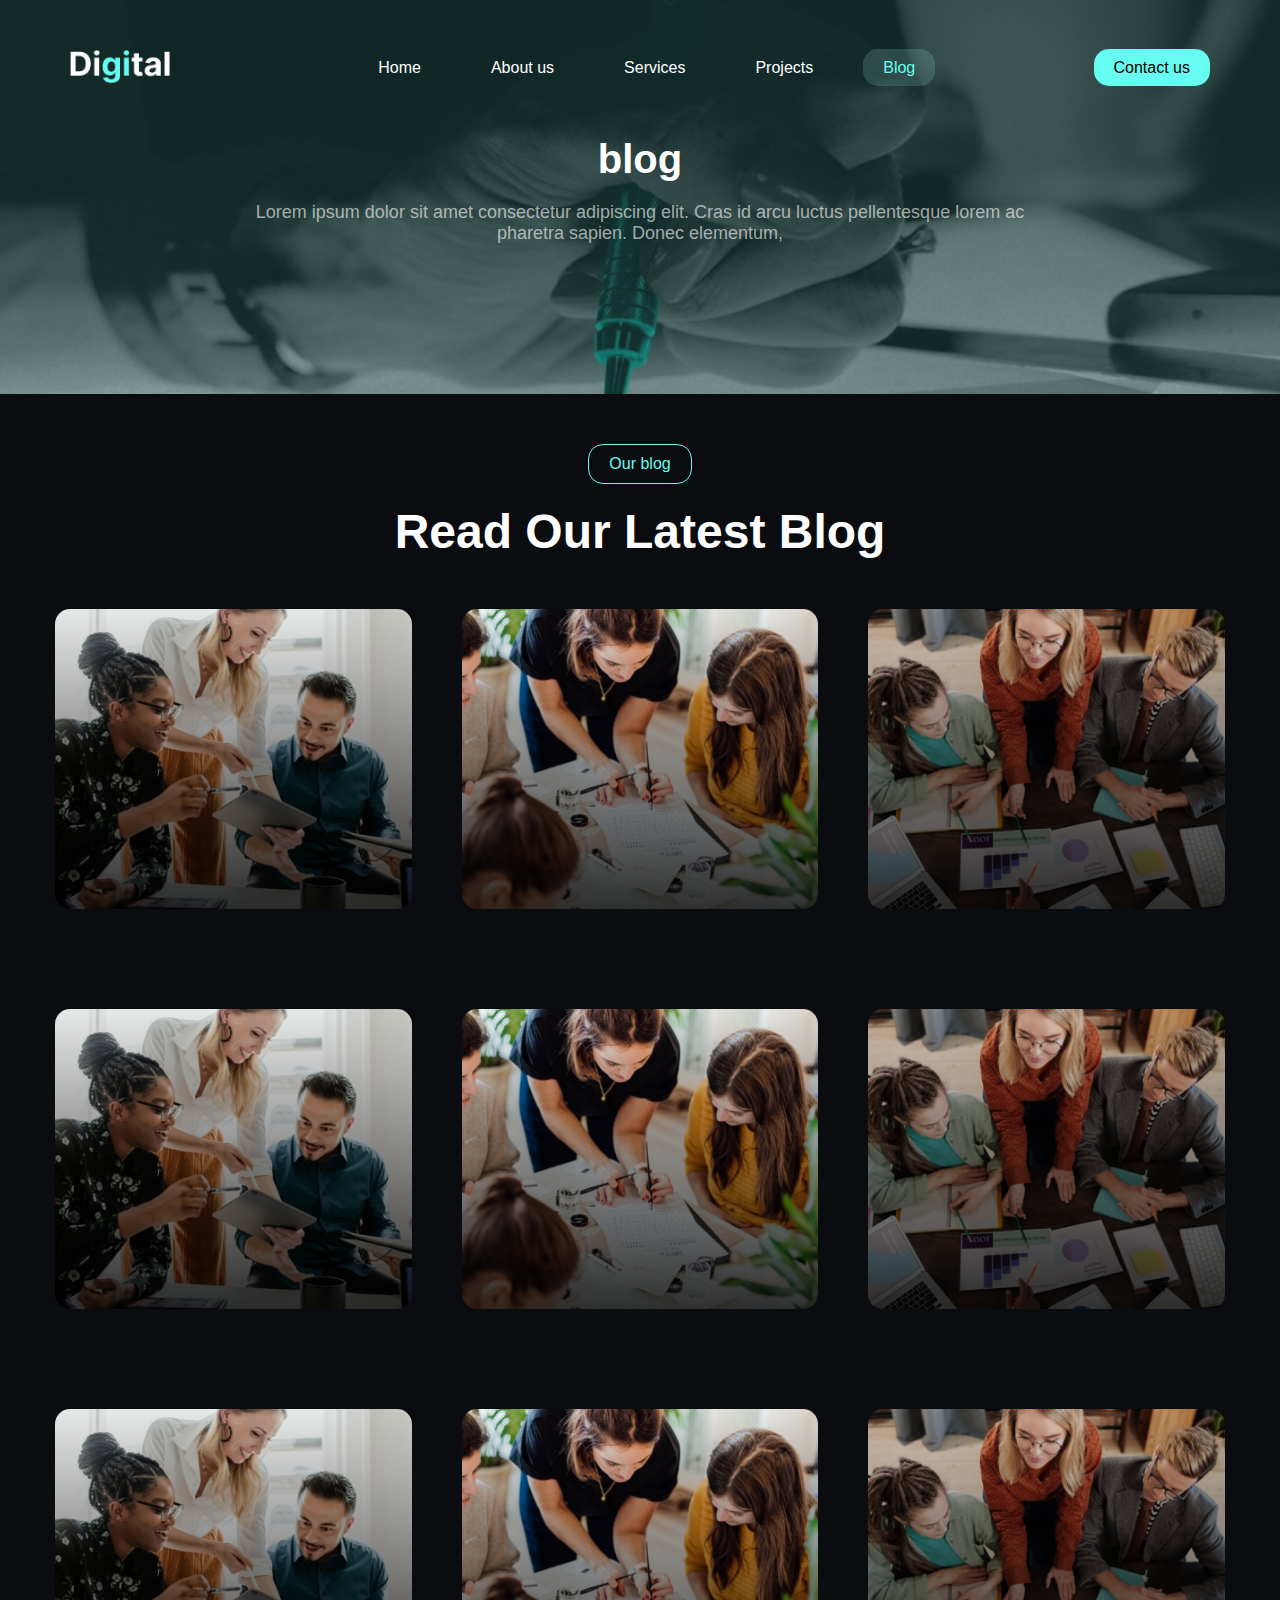
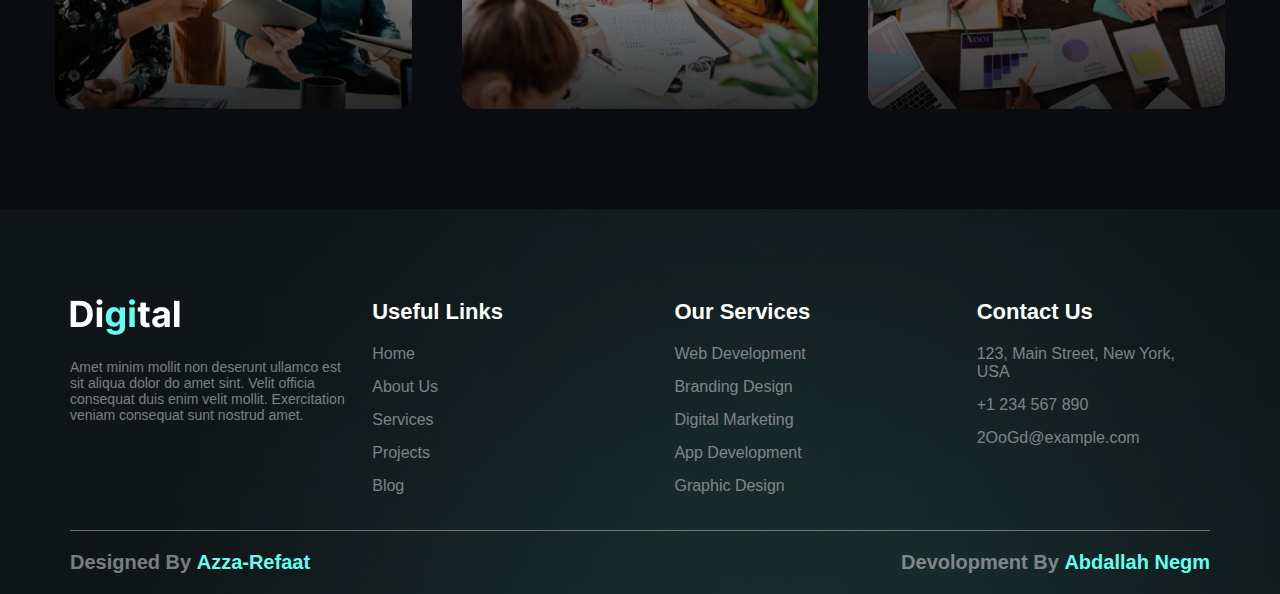
<file: blog.html>
<!DOCTYPE html>
<html lang="en">
<head>
    <meta charset="UTF-8">
    <meta name="viewport" content="width=device-width, initial-scale=1.0">
    <link rel="stylesheet" href="css/owl.theme.default.css">
    <link rel="stylesheet" href="css/owl.carousel.min.css">
    <link rel="preload" as="style" onload="this.onload=null;this.rel='stylesheet'" href="css/index.css">
    <link rel="preload" as="style" onload="this.onload=null;this.rel='stylesheet'" href="css/about.css">
    <title>blog</title>
</head>
<body>
        <!-- start header  -->
        <header>
            <div class="container">
                <div class="logo">
                    <a href="index.html"><img src="images/Digital.png" alt=""></a>
                </div>
                <nav>
                    <ul class="items">
                        <li><a href="index.html" >Home</a></li>
                        <li><a href="about.html">About us</a></li>
                        <li><a href="servives.html">Services</a></li>
                        <li><a href="projects.html">Projects</a></li>
                        <li><a href="blog.html" class="active">Blog</a></li>
                    </ul>
                </nav>
                <div class="contact">
                    <a href="contact.html">Contact us</a>
                </div>
                <div class="bar" id="bar">
                    <i class="fa-solid fa-bars-staggered"></i>
                </div>
            </div>
        </header>
        <!-- end header  -->
        <div class="mobile-menu">
            <ul class="items1" id="mobile-menu">
                <li><a href="index.html" class="active">Home</a></li>
                <li><a href="about.html">About us</a></li>
                <li><a href="servives.html">Services</a></li>
                <li><a href="projects.html">Projects</a></li>
                <li><a href="blog.html">Blog</a></li>
            </ul>
        </div>
    <!-- start hero  -->
    <div class="banner">
        <div class="container">
            <h1>blog</h1>
            <p>
                Lorem ipsum dolor sit amet consectetur adipiscing elit. 
                Cras id arcu luctus pellentesque lorem ac pharetra sapien. Donec elementum, 
            </p>
        </div>
    </div>
    <!-- end hero  --> 
    <!-- start blog  -->
        <div class="blog">
            <div class="container">
                <div class="main-title">
                    <span>Our blog</span>
                    <h1>Read Our Latest Blog</h1>
                </div>
                <div class="cards">
                    <div class="card first">
                        <div class="text">
                            <h5>
                                Could this VR sketching tool be coming of age for designers in the future?
                            </h5>
                            <hr>
                            <p>
                                Lorem ipsum dolor sit amet, consectetur adipiscing elit. Sed ac interdum lorem. 
                                Donec ut lorem malesuada, scelerisque orci in
                            </p>
                        </div>
                    </div>
                    <div class="card second">
                        <div class="text">
                            <h5>
                                Could this VR sketching tool be coming of age for designers in the future?
                            </h5>
                            <hr>
                            <p>
                                Lorem ipsum dolor sit amet, consectetur adipiscing elit. Sed ac interdum lorem. 
                                Donec ut lorem malesuada, scelerisque orci in
                            </p>
                        </div>
                    </div>
                    <div class="card third">
                        <div class="text">
                            <h5>
                                Could this VR sketching tool be coming of age for designers in the future?
                            </h5>
                            <hr>
                            <p>
                                Lorem ipsum dolor sit amet, consectetur adipiscing elit. Sed ac interdum lorem. 
                                Donec ut lorem malesuada, scelerisque orci in
                            </p>
                        </div>
                    </div>
                    <div class="card first">
                        <div class="text">
                            <h5>
                                Could this VR sketching tool be coming of age for designers in the future?
                            </h5>
                            <hr>
                            <p>
                                Lorem ipsum dolor sit amet, consectetur adipiscing elit. Sed ac interdum lorem. 
                                Donec ut lorem malesuada, scelerisque orci in
                            </p>
                        </div>
                    </div>
                    <div class="card second">
                        <div class="text">
                            <h5>
                                Could this VR sketching tool be coming of age for designers in the future?
                            </h5>
                            <hr>
                            <p>
                                Lorem ipsum dolor sit amet, consectetur adipiscing elit. Sed ac interdum lorem. 
                                Donec ut lorem malesuada, scelerisque orci in
                            </p>
                        </div>
                    </div>
                    <div class="card third">
                        <div class="text">
                            <h5>
                                Could this VR sketching tool be coming of age for designers in the future?
                            </h5>
                            <hr>
                            <p>
                                Lorem ipsum dolor sit amet, consectetur adipiscing elit. Sed ac interdum lorem. 
                                Donec ut lorem malesuada, scelerisque orci in
                            </p>
                        </div>
                    </div>
                    <div class="card first">
                        <div class="text">
                            <h5>
                                Could this VR sketching tool be coming of age for designers in the future?
                            </h5>
                            <hr>
                            <p>
                                Lorem ipsum dolor sit amet, consectetur adipiscing elit. Sed ac interdum lorem. 
                                Donec ut lorem malesuada, scelerisque orci in
                            </p>
                        </div>
                    </div>
                    <div class="card second">
                        <div class="text">
                            <h5>
                                Could this VR sketching tool be coming of age for designers in the future?
                            </h5>
                            <hr>
                            <p>
                                Lorem ipsum dolor sit amet, consectetur adipiscing elit. Sed ac interdum lorem. 
                                Donec ut lorem malesuada, scelerisque orci in
                            </p>
                        </div>
                    </div>
                    <div class="card third">
                        <div class="text">
                            <h5>
                                Could this VR sketching tool be coming of age for designers in the future?
                            </h5>
                            <hr>
                            <p>
                                Lorem ipsum dolor sit amet, consectetur adipiscing elit. Sed ac interdum lorem. 
                                Donec ut lorem malesuada, scelerisque orci in
                            </p>
                        </div>
                    </div>
                </div>
        </div>
        </div>
    <!--end blog  -->
       <!-- start footer  -->
       <footer>
        <div class="container">
            <div class="logo">
                <a href="index.html"><img src="images/Digital.png" alt=""></a>
                <p>
                    Amet minim mollit non deserunt ullamco est sit aliqua dolor do amet sint. 
                    Velit officia consequat duis enim velit mollit. 
                    Exercitation veniam consequat sunt nostrud amet.
                </p>
                <div class="social-media">
                    <a href="https://www.facebook.com/profile.php?id=100006969912368" target="_blank"><i class="fa-brands fa-facebook-f"></i></a>
                    <a href="https://www.linkedin.com/in/abdallah-negm-3b1251175/" target="_blank"><i class="fa-brands fa-linkedin"></i></a>
                    <a href="https://www.instagram.com/abdallhnegm/" target="_blank"><i class="fa-brands fa-instagram"></i></a>
                    <a href="https://abdallahnegm.github.io/porto/" target="_blank"><i class="fa-solid fa-globe"></i></a>
                    <a href=""></a>
                </div>
            </div>
            <div class="links">
                <h3>Useful Links</h3>
                <ul>
                    <li><a href="index.html">Home</a></li>
                    <li><a href="about.html">About Us</a></li>
                    <li><a href="servives.html">Services</a></li>
                    <li><a href="projects.html">Projects</a></li>
                    <li><a href="blog.html">Blog</a></li>
                </ul>
            </div>
            <div class="links">
                <h3>Our Services</h3>
                <ul>
                    <li><a href="#">Web Development</a></li>
                    <li><a href="#">Branding Design</a></li>
                    <li><a href="#">Digital Marketing</a></li>
                    <li><a href="#">App Development</a></li>
                    <li><a href="#">Graphic Design</a></li>
                </ul>
            </div>
            <div class="contact">
                <h3>Contact Us</h3>
                <ul>
                    <li><i class="fa-solid fa-location-dot"></i> 123, Main Street, New York, USA</li>
                    <li><i class="fa-solid fa-phone"></i> +1 234 567 890</li>
                    <li><i class="fa-solid fa-envelope"></i> 2OoGd@example.com</li>
                </ul>
            </div>
        </div>
        <div class="container">
            <div class="copyright">
                <h3>
                    designed by <a href="https://www.linkedin.com/in/azza-refaat-2247a3234/" target="_blank">Azza-Refaat</a>
                </h3>
                <h3>
                    devolopment by <a href="https://abdallahnegm.github.io/porto/" target="_blank"> Abdallah Negm</a>
                </h3>
            </div>
        </div>
    </footer>
   <!-- end footer  -->
    <script src="js/index.js"></script>
</body>
</html>
</file>
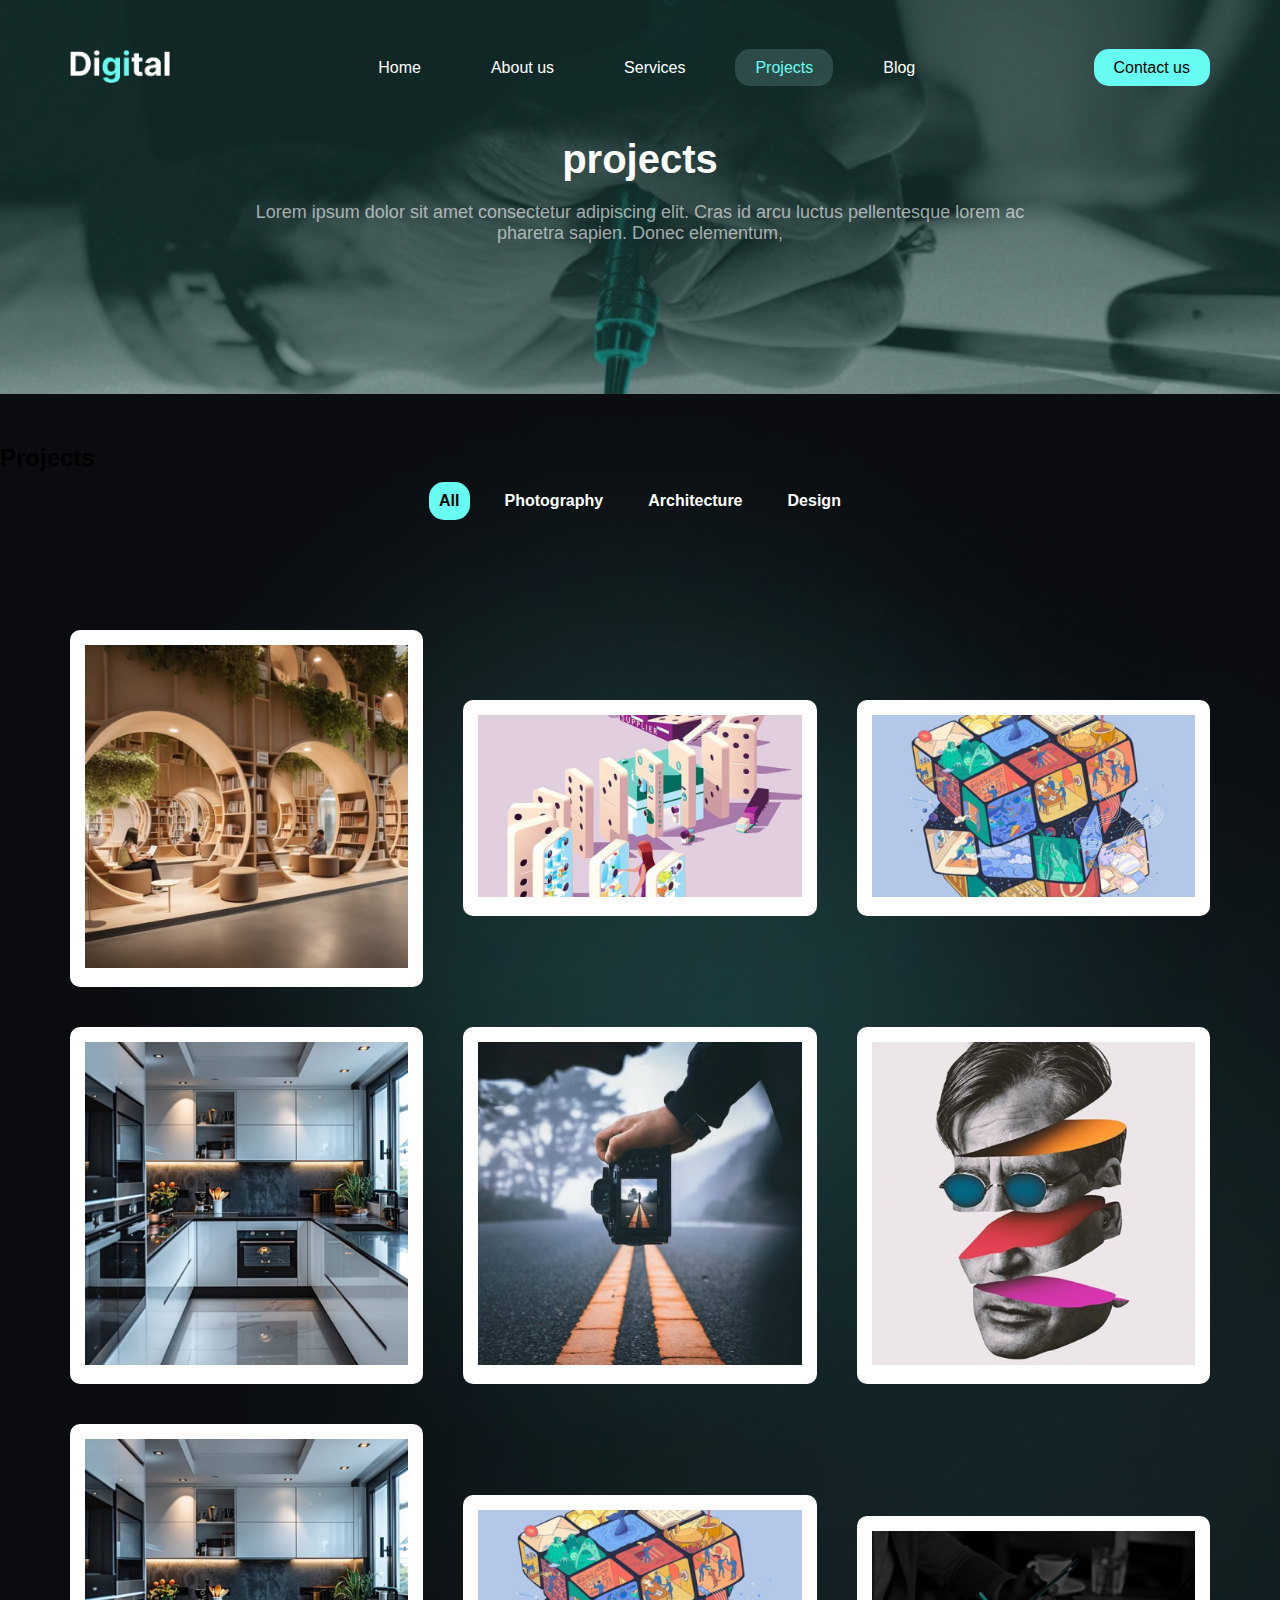
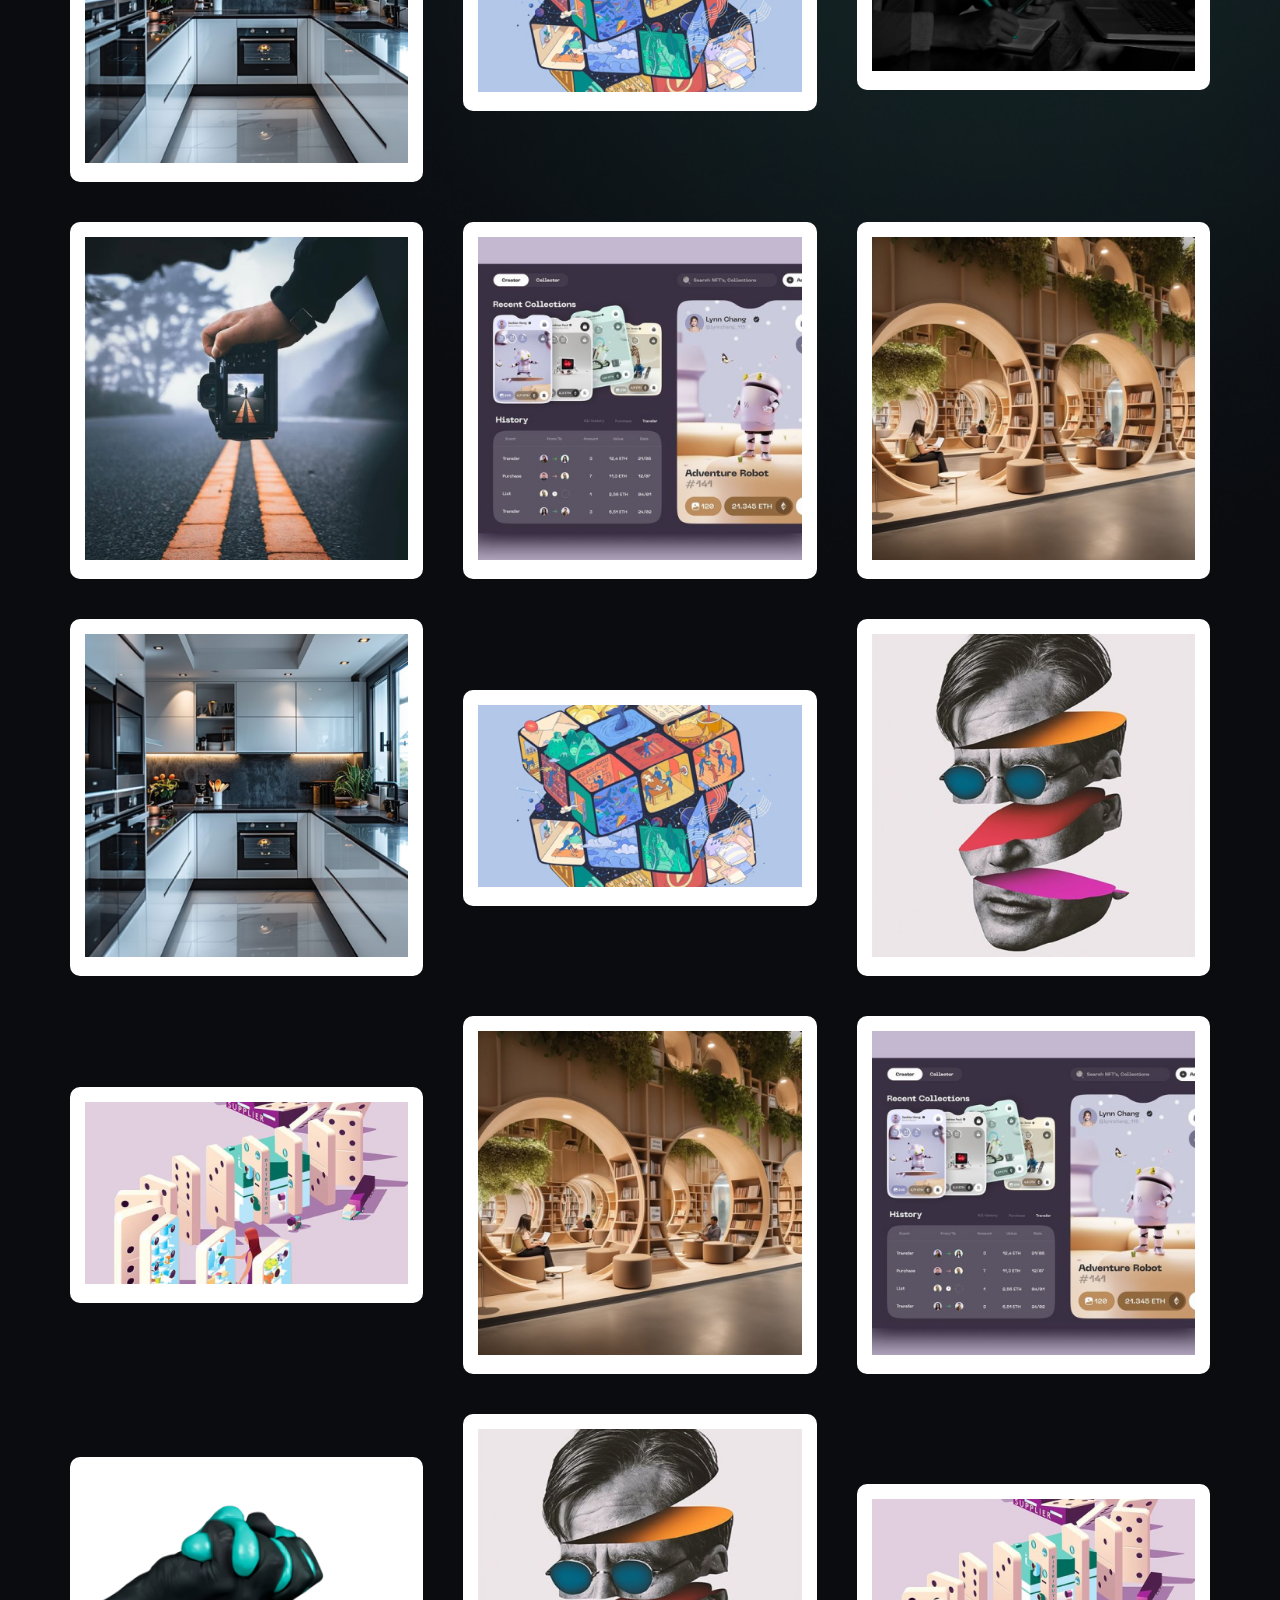
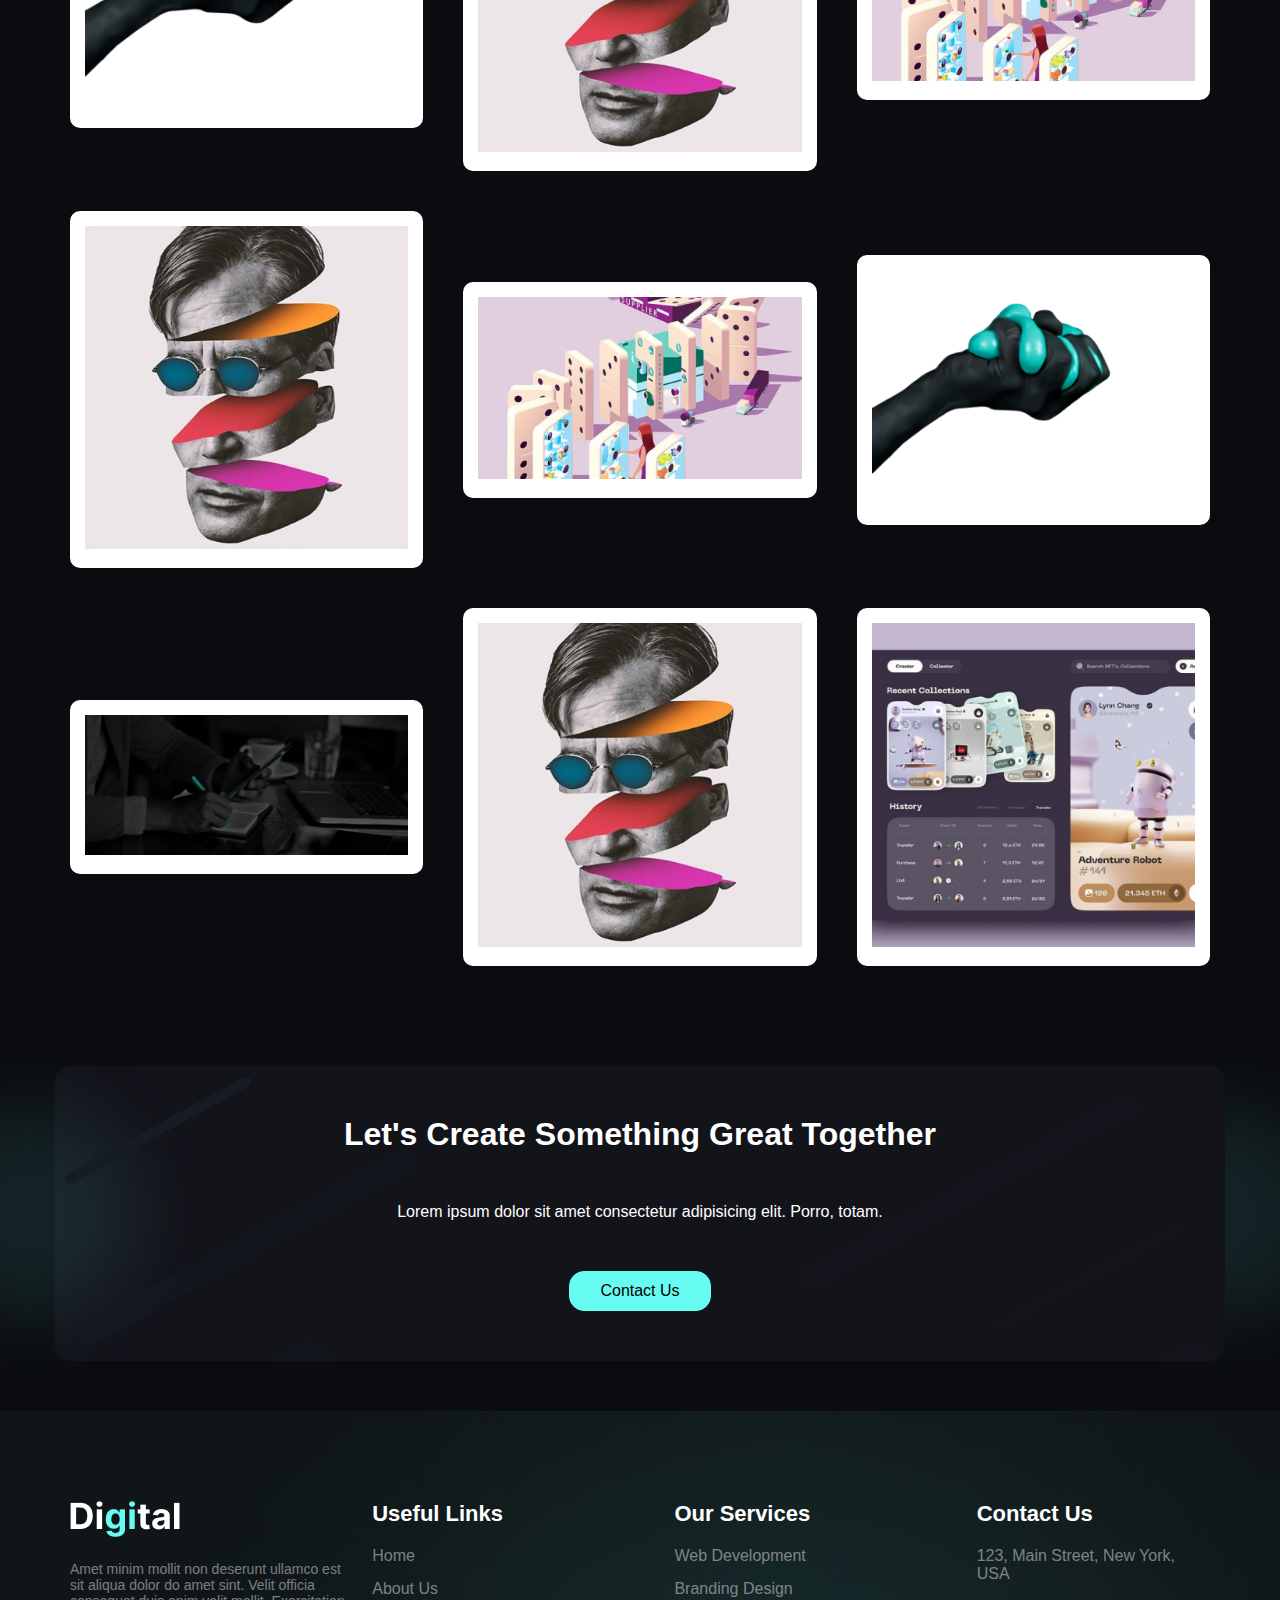
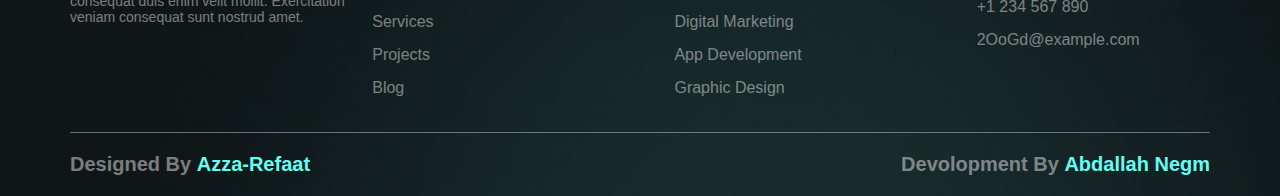
<file: projects.html>
<!DOCTYPE html>
<html lang="en">
<head>
    <meta charset="UTF-8">
    <meta name="viewport" content="width=device-width, initial-scale=1.0">
    <title>projects</title>
    <link rel="preload" as="style" onload="this.onload=null;this.rel='stylesheet'" href="css/index.css">
    <link rel="preload" as="style" onload="this.onload=null;this.rel='stylesheet'" href="css/about.css">
    <link rel="preload" as="style" onload="this.onload=null;this.rel='stylesheet'" href="css/projects.css">
</head>
<body>
            <!-- start header  -->
            <header>
                <div class="container">
                    <div class="logo">
                        <a href="index.html"><img src="images/Digital.png" alt=""></a>
                    </div>
                    <nav>
                        <ul class="items">
                            <li><a href="index.html" >Home</a></li>
                            <li><a href="about.html">About us</a></li>
                            <li><a href="servives.html">Services</a></li>
                            <li><a href="projects.html"  class="active">Projects</a></li>
                            <li><a href="blog.html">Blog</a></li>
                        </ul>
                    </nav>
                    <div class="contact">
                        <a href="contact.html">Contact us</a>
                    </div>
                    <div class="bar" id="bar">
                        <i class="fa-solid fa-bars-staggered"></i>
                    </div>
                </div>
            </header>
            <!-- end header  -->
            <div class="mobile-menu">
                <ul class="items1" id="mobile-menu">
                    <li><a href="index.html" class="active">Home</a></li>
                    <li><a href="about.html">About us</a></li>
                    <li><a href="servives.html">Services</a></li>
                    <li><a href="projects.html">Projects</a></li>
                    <li><a href="blog.html">Blog</a></li>
                </ul>
            </div>
            <!-- start hero  -->
            <div class="banner">
                <div class="container">
                    <h1>projects</h1>
                    <p>
                        Lorem ipsum dolor sit amet consectetur adipiscing elit. 
                        Cras id arcu luctus pellentesque lorem ac pharetra sapien. Donec elementum, 
                    </p>
                </div>
            </div>
            <!-- end hero  -->
                <!-- start Projects-->
        <div class="project" id="project">
            <h2 class="main-title">Projects</h2>
            <ul class="switch">
                <li data-type=".all" class="active">All</li>
                <li data-type=".Photography">Photography</li>
                <li data-type=".Architecture">Architecture</li>
                <li data-type=".Design">Design</li>
            </ul>
            <div class="container">
                <div class="box all Architecture">
                    <img src="images/image11.png" alt="">
                </div>
                <div class="box temb2  all Architecture">
                    <img src="images/image (12).png" alt="">
                </div>
                <div class="box  all Architecture">
                    <img src="images/image (13).png" alt="">
                </div>              
                <div class="box all Architecture">
                    <img src="images/image (14).png" alt="">
                </div>
                <div class="box all Architecture">
                    <img src="images/image (15).png" alt="">
                </div>
                <div class="box  all Architecture">
                    <img src="images/image (16).png" alt="">
                </div>
                <div class="box all Architecture">
                    <img src="images/image (14).png" alt="">
                </div>
                <div class="box all Architecture">
                    <img src="images/image (13).png" alt="">
                </div>
                <div class="box all Architecture">
                    <img src="images/image (10).png" alt="">
                </div>
                <div class="box all Architecture">
                    <img src="images/image (15).png" alt="">
                </div>
                <div class="box all Architecture">
                    <img src="images/image (11).png" alt="">
                </div>
                <div class="box all Architecture">
                    <img src="images/image11.png" alt="">
                </div>
                <div class="box all Architecture">
                    <img src="images/image (14).png" alt="">
                </div>
                <div class="box all Architecture">
                    <img src="images/image (13).png" alt="">
                </div>
                <div class="box all Photography">
                    <img src="images/image (16).png" alt="">
                </div>
                <div class="box all Architecture">
                    <img src="images/image (12).png" alt="">
                </div>
                <div class="box all Photography">
                    <img src="images/image11.png" alt="">
                </div>
                <div class="box all Architecture">
                    <img src="images/image (11).png" alt="">
                </div>
                <div class="box all Photography">
                    <img src="images/image (15) 1.png" alt="">
                </div>
                <div class="box all Design">
                    <img src="images/image (16).png" alt="">
                </div>
                <div class="box all Design">
                    <img src="images/image (12).png" alt="">
                </div>
                <div class="box all Design">
                    <img src="images/image (16).png" alt="">
                </div>
                <div class="box all Design">
                    <img src="images/image (12).png" alt="">
                </div>
                <div class="box all Design">
                    <img src="images/image (15) 1.png" alt="">
                </div>
                <div class="box all Design">
                    <img src="images/image (10).png" alt="">
                </div>
                <div class="box all Design">
                    <img src="images/image (16).png" alt="">
                </div>
                <div class="box all Design">
                    <img src="images/image (11).png" alt="">
                </div>
                </div>
            </div>
        </div>
    <!-- start Projects-->
        <!-- start greate  -->
        <div class="greate">
            <div class="container">
                <div class="text">
                    <h1>Let's Create Something Great Together</h1>
                    <p>Lorem ipsum dolor sit amet consectetur adipisicing elit. Porro, totam.</p>
                    <a href="contact.html" class="btn">Contact Us</a>
                </div>
            </div>
        </div>
    <!-- end greate  -->
       <!-- start footer  -->
       <footer>
        <div class="container">
            <div class="logo">
                <a href="index.html"><img src="images/Digital.png" alt=""></a>
                <p>
                    Amet minim mollit non deserunt ullamco est sit aliqua dolor do amet sint. 
                    Velit officia consequat duis enim velit mollit. 
                    Exercitation veniam consequat sunt nostrud amet.
                </p>
                <div class="social-media">
                    <a href="https://www.facebook.com/profile.php?id=100006969912368" target="_blank"><i class="fa-brands fa-facebook-f"></i></a>
                    <a href="https://www.linkedin.com/in/abdallah-negm-3b1251175/" target="_blank"><i class="fa-brands fa-linkedin"></i></a>
                    <a href="https://www.instagram.com/abdallhnegm/" target="_blank"><i class="fa-brands fa-instagram"></i></a>
                    <a href="https://abdallahnegm.github.io/porto/" target="_blank"><i class="fa-solid fa-globe"></i></a>
                    <a href=""></a>
                </div>
            </div>
            <div class="links">
                <h3>Useful Links</h3>
                <ul>
                    <li><a href="index.html">Home</a></li>
                    <li><a href="about.html">About Us</a></li>
                    <li><a href="servives.html">Services</a></li>
                    <li><a href="projects.html">Projects</a></li>
                    <li><a href="blog.html">Blog</a></li>
                </ul>
            </div>
            <div class="links">
                <h3>Our Services</h3>
                <ul>
                    <li><a href="#">Web Development</a></li>
                    <li><a href="#">Branding Design</a></li>
                    <li><a href="#">Digital Marketing</a></li>
                    <li><a href="#">App Development</a></li>
                    <li><a href="#">Graphic Design</a></li>
                </ul>
            </div>
            <div class="contact">
                <h3>Contact Us</h3>
                <ul>
                    <li><i class="fa-solid fa-location-dot"></i> 123, Main Street, New York, USA</li>
                    <li><i class="fa-solid fa-phone"></i> +1 234 567 890</li>
                    <li><i class="fa-solid fa-envelope"></i> 2OoGd@example.com</li>
                </ul>
            </div>
        </div>
        <div class="container">
            <div class="copyright">
                <h3>
                    designed by <a href="https://www.linkedin.com/in/azza-refaat-2247a3234/" target="_blank">Azza-Refaat</a>
                </h3>
                <h3>
                    devolopment by <a href="https://abdallahnegm.github.io/porto/" target="_blank"> Abdallah Negm</a>
                </h3>
            </div>
        </div>
    </footer>
   <!-- end footer  -->
<script src="js/projects.js"></script>
</body>
</html>
</file>
<file: css/index.css>
/*start global rules*/
* {
    -webkit-box-sizing: border-box;
    -moz-box-sizing: border-box;
    box-sizing: border-box;
    padding: 0;
    margin: 0;
    --primary-color: #66FCF1;
    --main-border-radius:15px;
    --black-color:#000;
    --white-color: #fff;
    --main-tran: 0.5s;
}
  html {
    scroll-behavior: smooth;
  }
  body {
    font-family: "Open Sans", sans-serif;
    font-family: "Work Sans", sans-serif;
    background-color: #0B0C10;
  }
  ul {
    list-style: none;
  }
  a {
    text-decoration: none;
    font-family: "Bakbak One", sans-serif;
  }
  img {
    max-width: 100%;
  }
  h1,
  h2,
  h3,
  h4,
  h5,
  h6 {
    /* font-family: "Bakbak One", sans-serif; */
  }
  .container {
    padding-left: 15px;
    padding-right: 15px;
    margin-left: auto;
    margin-right: auto;
  }
  /* small*/
  @media (min-width: 767px) {
    .container {
      width: 750px;
      /* max-width: 100%; */
    }
  }
  /* maduim*/
  @media (min-width: 992px) {
    .container {
      width: 970px;
    }
  }
  /*large*/
  @media (min-width: 1200px) {
    .container {
      width: 1170px;
    }
  }
  .main-title span{
    color: var(--primary-color);
    border: 1px solid var(--primary-color);
    font-size: 16px;
    padding: 10px 20px ;
    /* margin-bottom: 20px; */
    display: inline-block;
    border-radius: var(--main-border-radius);
    -webkit-border-radius: var(--main-border-radius);
    -moz-border-radius: var(--main-border-radius);
    -ms-border-radius: var(--main-border-radius);
    -o-border-radius: var(--main-border-radius);
}   
.main-title h1{
    font-size: 48px;
    margin: 20px 0;
    color: var(--white-color);
}
@media (max-width:992px) {
    .main-title h1{
        font-size: 26px;
        margin: 20px 0;
    }
    .main-title span{
        font-size: 15px;
        padding: 10px 15px ;
    }
}
/* width */
::-webkit-scrollbar {
    width: 8px;
  }
  
  /* Track */
  ::-webkit-scrollbar-track {
    box-shadow: inset 0 0 5px grey; 
    border-radius: 10px;
  }
   
  /* Handle */
  ::-webkit-scrollbar-thumb {
    background: var(--primary-color); 
    border-radius: 10px;
  }
  
  /* Handle on hover */
  ::-webkit-scrollbar-thumb:hover {
    background: var(--white-color); 
  }
  /*end global rules*/

/* start header  */
header{
    background-color: transparent;
    z-index: 250;
    position: relative;
}

header .container{
    display: flex;
    justify-content: space-between;
    align-items: center;
    padding-top: 50px;

}

header .logo img{
    width: 100px;
}
header .items{
    display: flex;
    justify-content: space-between;
    align-items: center;
}
header .items li{
    margin-left: 30px;
}
header .items li a{
    color: var(--white-color);
    font-size: 16px;
    transition: var(--main-tran);
    -webkit-transition: var(--main-tran);
    -moz-transition: var(--main-tran);
    -ms-transition: var(--main-tran);
    -o-transition: var(--main-tran);
    padding: 10px 20px;
    border-radius:var(--main-border-radius) ;
    -webkit-border-radius:var(--main-border-radius) ;
    -moz-border-radius:var(--main-border-radius) ;
    -ms-border-radius:var(--main-border-radius) ;
    -o-border-radius:var(--main-border-radius) ;
}
header .items li a:hover , header .items li a.active{
    background-color:#BCFFFA29 ;
    color: var(--primary-color);
}
header .contact a{
    background-color: var(--primary-color);
    color: var(--black-color);
    padding: 10px 20px;
    border-radius:var(--main-border-radius) ;
    -webkit-border-radius:var(--main-border-radius) ;
    -moz-border-radius:var(--main-border-radius) ;
    -ms-border-radius:var(--main-border-radius) ;
    -o-border-radius:var(--main-border-radius) ;
    transition: var(--main-tran);
    -webkit-transition: var(--main-tran);
    -moz-transition: var(--main-tran);
    -ms-transition: var(--main-tran);
    -o-transition: var(--main-tran);
}
header .contact a:hover{
    background-color: var(--white-color);
}
@media (max-width:992px) {
    header .items , header .contact{
        display: none;
    }
}

.mobile-menu{
}
.mobile-menu .items1{
    display: flex;
    flex-direction: column;
    gap: 20px;
    align-items: center;
    justify-content: center;
    color: var(--white-color);
    background-color: var(--primary-color);
    position: absolute;
    width: 100%;
    height: 0;
    overflow: hidden;
    transition: var(--main-tran);
    -webkit-transition: var(--main-tran);
    -moz-transition: var(--main-tran);
    -ms-transition: var(--main-tran);
    -o-transition: var(--main-tran);
    z-index: 250;
}
.mobile-menu .items1 a{
    color: var(--black-color);
}
.bar{
    color: var(--primary-color);
    font-size: 32px;
    cursor: pointer;
    display: none;
}
@media (max-width:992px) {
    .bar{
        display: block;
    }
}
.open{
    height: 200px !important;
}
 /* end header  */

 /* start hero  */
 .hero{
     height: 110vh;
     background-image: url("../images/Ellipse\ 2.png");
     background-size: contain;
     background-position: center;
     background-repeat: no-repeat;
     background-color: var(--black-color);
     margin-top: -100px;
     position: relative;
    overflow: hidden;
 }
 .hero::before{
    content: "";
    position: absolute;
    bottom: 50px;
    right: 0;
    width: 40%;
    height: 50%;
    background: url("..//images/kyle-brinker-0vVHYD3PcKo-unsplash_4\ 1\ \(1\).png" )  no-repeat;
    animation: translate-to-left 1.5s linear forwards;
    -webkit-animation: translate-to-left 1.5s linear forwards;
    -moz-animation: translate-to-left 1.5s linear forwards;
    -ms-animation: translate-to-left 1.5s linear forwards;
    -o-animation: translate-to-left 1.5s linear forwards;
}
 .hero::after{
    content: "";
    position: absolute;
    bottom: 50px;
    left: 0;
    width: 100%;
    height: 50%;
    background: url("..//images/image\ \(15\)\ 1.png" )  no-repeat;
    animation: display-anim 2.5s linear forwards;
    -webkit-animation: display-anim 2.5s linear forwards;
    -moz-animation: translate-to-right 1.5s linear forwards;
    -ms-animation: translate-to-right 1.5s linear forwards;
}
@keyframes translate-to-left {
    0%{
        transform: translateX(250px);
        -webkit-transform: translateX(250px);
        -moz-transform: translateX(250px);
        -ms-transform: translateX(250px);
        -o-transform: translateX(250px);
}
    100%{
        transform: translateX(0);
        -webkit-transform: translateX(0);
        -moz-transform: translateX(0);
        -ms-transform: translateX(0);
    }
}
@keyframes display-anim {
    0%{
        opacity: 0;
    }
    100%{
        opacity: 1;
    }
    
}
 .hero .container{
    color: var(--white-color);
}

 .hero .text{
    position: absolute;
    top: 50%;
    z-index: 200;
    left: 50%;
    transform: translate(-50%,-50%);
    -webkit-transform: translate(-50%,-50%);
    -moz-transform: translate(-50%,-50%);
    -ms-transform: translate(-50%,-50%);
    display: flex;
    flex-direction: column;
    justify-content: center;
    align-items: center;
    text-align: center;
    gap: 30px;
}
.hero .text span{
    color: var(--primary-color);
    font-size: 18px;
    border: solid 1px #66FCF180;
    padding: 10px 20px;
    border-radius: var(--main-border-radius);
    -webkit-border-radius: var(--main-border-radius);
    -moz-border-radius: var(--main-border-radius);
    -ms-border-radius: var(--main-border-radius);
    -o-border-radius: var(--main-border-radius);
}
 .hero .text h1{
     font-size: 60px;
 }
 @media (max-width:992px) {
    .hero .text{
        padding-top: 100px;
    }
    .hero .text h1{
        font-size: 40px;
    }
}
.btn{
    background-color: var(--primary-color);
    color: var(--black-color);
    padding: 10px 30px;
    border-radius: var(--main-border-radius);
    -webkit-border-radius: var(--main-border-radius);
    -moz-border-radius: var(--main-border-radius);
    -ms-border-radius: var(--main-border-radius);
    -o-border-radius: var(--main-border-radius);
    transition: var(--main-tran);
    -webkit-transition: var(--main-tran);
    -moz-transition: var(--main-tran);
    -ms-transition: var(--main-tran);
    -o-transition: var(--main-tran);
    border: 1px solid var(--primary-color);
}
.btn:hover{
    background-color: transparent;
    color: var(--white-color);
}
 /* end hero  */
 /* start about us */
.about-us{
    margin-top: 50px;
    position: relative;
    background-image: url("..//images/Ellipse\ 4.png");
    background-size: contain;
    background-repeat: no-repeat;
    background-position: right;
    padding: 50px 0;
    position: relative;
}
.about-us::after{
    content: "";
    position: absolute;
    top: 0;
    left: 0;
    width: 100%;
    height: 100%;
    background:url("..//images/Ellipse\ 3.png") no-repeat; ;
    opacity: 0.8;
}
.about-us .content {
    display: flex;
    justify-content: space-between;
    color: var(--white-color);
    gap: 50px;
}
@media (max-width:992px) {
    .about-us .content{
        flex-direction: column;
    }
}
.about-us .content .left{
    width: 100%;
}
.about-us .card{
    min-height: 200px;
    position: relative;
    margin-bottom: 50px;
    z-index: 500;
}

.about-us .text{
    position: absolute;
    bottom: 20px;
    left: 20px;
    display: flex;
    flex-direction: column;
    gap: 10px;
    height: 0px ;
    overflow: hidden;
    transition: var(--main-tran);
    -webkit-transition: var(--main-tran);
    -moz-transition: var(--main-tran);
    -ms-transition: var(--main-tran);
    -o-transition: var(--main-tran);
}
.about-us .card:hover .text{
    height: 100px !important;
}
.about-us .text h5{
    font-size: 24px;
}
.about-us .text p{
    font-size: 16px;
}
.about-us hr{
    width: 80%;
}
.about-us .first{
    background: url("..//images/Rectangle\ 3.png") no-repeat ;
    background-size: cover;
    border-radius: var(--main-border-radius);
    -webkit-border-radius: var(--main-border-radius);
    -moz-border-radius: var(--main-border-radius);
    -ms-border-radius: var(--main-border-radius);
    -o-border-radius: var(--main-border-radius);
}
.about-us .second{
    background: url("..//images/image.png") no-repeat ;
    background-size: cover;
    border-radius: var(--main-border-radius);
    -webkit-border-radius: var(--main-border-radius);
    -moz-border-radius: var(--main-border-radius);
    -ms-border-radius: var(--main-border-radius);
    -o-border-radius: var(--main-border-radius);
}
.about-us .third{
    background: url("..//images/image\ \(1\).png") no-repeat ;
    background-size: cover;
    margin-top: 50px;
    border-radius: var(--main-border-radius);
    min-height: 300px;
    -webkit-border-radius: var(--main-border-radius);
    -moz-border-radius: var(--main-border-radius);
    -ms-border-radius: var(--main-border-radius);
    -o-border-radius: var(--main-border-radius);
}
 /* end about us */
/* start services  */
.services{
    padding: 50px 0;
    background-image: url("..//images/Ellipse\ 2.png");
    background-size: contain;
    background-repeat: no-repeat;
    background-position: top left;
    position: relative;
}
.services .main-title{
    text-align: center;
}
.services .cards{
    display: grid;
    grid-template-columns: repeat(auto-fill , minmax(300px , 1fr));
    gap: 20px;
    margin-top: 50px;
    color: var(--white-color);
    text-align: center;
}
.services .card{
    display: flex;
    flex-direction: column;
    gap: 30px;
    border: 1px solid #FFFFFF99;
    border-radius: var(--main-border-radius);
    -webkit-border-radius: var(--main-border-radius);
    -moz-border-radius: var(--main-border-radius);
    -ms-border-radius: var(--main-border-radius);
    padding: 20px;
    transition: var(--main-tran);
    -webkit-transition: var(--main-tran);
    -moz-transition: var(--main-tran);
    -ms-transition: var(--main-tran);
    -o-transition: var(--main-tran);
    position: relative;
    overflow: hidden;
}
.services .card:hover{
    border: 1px solid var(--primary-color);
    transform: scale(1.08);
    -webkit-transform: scale(1.08);
    -moz-transform: scale(1.08);
    -ms-transform: scale(1.08);
    -o-transform: scale(1.08);
}
.services .card h2{
    font-size: 24px;
}
.services .card p{
    font-size: 16px;
    color: #FFFFFFCC;
    margin-bottom: 50px;
}
.services .card a{
    font-size: 18px;
    color: var(--primary-color);
    transition: var(--main-tran);
    -webkit-transition: var(--main-tran);
    -moz-transition: var(--main-tran);
    -ms-transition: var(--main-tran);
    -o-transition: var(--main-tran);
    position: absolute;
    bottom: -50px;
    left: 50%;
    width: 100%;
    margin: 50px 0 20px;
    transform: translateX(-50%);
    -webkit-transform: translateX(-50%);
    -moz-transform: translateX(-50%);
    -ms-transform: translateX(-50%);
    -o-transform: translateX(-50%);
}
.services .card a:hover{
    color: var(--white-color);
}
.services .card:hover a{
    bottom: 0;
}
/* end services  */
/* start choose-us  */
.choose-us{
    background-image: url("..//images/Ellipse\ 4.png");
    background-size: contain;
    background-repeat: no-repeat;
    background-position: right;
    padding: 50px 0;
    position: relative;
}
.choose-us .container{
    display: flex;
    justify-content: space-between;
    align-items: center;
    gap: 50px;
    color: var(--white-color);
}
@media (max-width:992px) {
    .choose-us .container{
        flex-direction: column;
        padding: 20px;
    }
    
}
.choose-us .left .boxes .box{
    display: flex;
    align-items: center;
    gap: 20px;
    margin-bottom: 30px;
}
.choose-us .left .boxes .box h3{
    font-size: 24px;
    margin-bottom: 10px;
}
.choose-us .left .boxes .box p{
    font-size: 16px;
    color: #FFFFFFCC;
}
.choose-us .right img{
    width: 100%;
    border-radius: var(--main-border-radius);
    -webkit-border-radius: var(--main-border-radius);
    -moz-border-radius: var(--main-border-radius);
    -ms-border-radius: var(--main-border-radius);
    -o-border-radius: var(--main-border-radius);
    transition: var(--main-tran);
    -webkit-transition: var(--main-tran);
    -moz-transition: var(--main-tran);
    -ms-transition: var(--main-tran);
    -o-transition: var(--main-tran);
}
.choose-us .right img:hover{
    transform: scale(1.05);
    -webkit-transform: scale(1.05);
    -moz-transform: scale(1.05);
    -ms-transform: scale(1.05);
    -o-transform: scale(1.05);
}
/* end choose-us  */
/* start projects  */
.projects{
    padding: 50px 0;
    background-image: url("..//images/Ellipse\ 41.png");
    background-size: contain;
    background-repeat: no-repeat;
    background-position: left ;
    position: relative;
}
.projects .container{
    display: flex;
    justify-content: space-between;
    align-items: center;
    gap: 50px;
    overflow: hidden;
}
@media  (max-width:992px) {
    .projects .container{
        flex-direction: column;
    }
}
.projects .cards{
    width: 50% !important;
}
/* end projects  */
/* start testimonaials  */
.testimonials{
    padding: 50px 0;
    background-image: url("..//images/Ellipse\ 4.png");
    background-size: contain;
    background-repeat: no-repeat;
    background-position: right ;
    position: relative;
}
.testimonials::before{
    content: "";
    position: absolute;
    width: 100%;
    height: 100%;
    top: 0;
    left: 0;
    background-image: url("..//images/Ellipse\ 2.png");
    background-size: contain;
    background-repeat: no-repeat;
    background-position: top left;
    z-index: -1;
}
.testimonials .container{
    display: flex;
    justify-content: space-between;
    align-items: center;
    gap: 50px;
    color: var(--white-color);
    overflow: hidden;
    flex-direction: column;
}
.testimonials .container .main-title{
    text-align: center;
}
.testimonials .container .cards{
    display: grid;
    grid-template-columns: repeat(auto-fill, minmax(300px, 1fr));
    gap: 50px;
    padding: 50px 0;
}
.testimonials .cards .card{
    padding: 20px;
    border: 1px solid #FFFFFF99;
    border-radius: var(--main-border-radius);
    -webkit-border-radius: var(--main-border-radius);
    -moz-border-radius: var(--main-border-radius);
    -ms-border-radius: var(--main-border-radius);
    transition: var(--main-tran);
    -webkit-transition: var(--main-tran);
    -moz-transition: var(--main-tran);
    -ms-transition: var(--main-tran);
    -o-transition: var(--main-tran);
}
.testimonials .cards .card:hover{
    border: 1px solid var(--primary-color);
}
.testimonials .cards .card img{
    max-width: 100%;
}
.testimonials .cards .card .text{
    display: flex;
    flex-direction: column;
    gap: 5px;
}
.testimonials .cards .card .data{
    display: flex;
    align-items: center;
    gap: 20px;
    margin: 10px 0;
}
/* end testimonaials  */
/* start greate  */
.greate{
    padding: 50px 0;
    background-image: url("..//images/Ellipse\ 41.png");
    background-size: contain;
    background-repeat: no-repeat;
    background-position: left ;
    position: relative;
}
.greate::before{
    content: "";
    position: absolute;
    width: 100%;
    height: 100%;
    top: 0;
    left: 0;
    background-image: url("..//images/Ellipse\ 4.png");
    background-size: contain;
    background-repeat: no-repeat;
    background-position: right;
    z-index: -1;
}
.greate .container{
    background: url("..//images/Group\ 16.png") no-repeat;
    background-size: cover;
    position: relative;
}
.greate .container::after{
    content: "";
    position: absolute;
    width: 100%;
    height: 100%;
    top: 0;
    left: 0;
    background-color: #13131A;
    border-radius: var(--main-border-radius);
    z-index: -1;
    -webkit-border-radius: var(--main-border-radius);
    -moz-border-radius: var(--main-border-radius);
    -ms-border-radius: var(--main-border-radius);
    -o-border-radius: var(--main-border-radius);
}
.greate .container .text{
    display: flex;
    justify-content: space-between;
    align-items: center;
    gap: 50px;
    color: var(--white-color);
    flex-direction: column;
    padding: 50px;
    border-radius: var(--main-border-radius);
    -webkit-border-radius: var(--main-border-radius);
    -moz-border-radius: var(--main-border-radius);
    -ms-border-radius: var(--main-border-radius);
    -o-border-radius: var(--main-border-radius);
}
/* end greate  */
/* start our-team  */
.our-team {
    padding: 50px 0;
    color: var(--white-color);
}
.our-team .container .main-title{
    text-align: center;
}
.our-team .container .cards{
    gap: 20px;
    margin-top: 50px;
}
.our-team .cards .card{
    padding: 20px;
    border-radius: var(--main-border-radius);
    -webkit-border-radius: var(--main-border-radius);
    -moz-border-radius: var(--main-border-radius);
    -ms-border-radius: var(--main-border-radius);
    transition: var(--main-tran);
    -webkit-transition: var(--main-tran);
    -moz-transition: var(--main-tran);
    -ms-transition: var(--main-tran);
    -o-transition: var(--main-tran);
}
.our-team .cards .card .img{
    margin-bottom: 20px;
    position: relative;
}
.our-team .cards .card .img::before{
    content: "";
    position: absolute;
    width: 100%;
    height: 90%;
    bottom: 0;
    background: linear-gradient(45deg, #66FCF1 70%, #000 30%);
    opacity: 1;
    transition: var(--main-tran);
    -webkit-transition: var(--main-tran);
    -moz-transition: var(--main-tran);
    -ms-transition: var(--main-tran);
    -o-transition: var(--main-tran);
    z-index: -1;
    border-radius: 30px;
    -webkit-border-radius: 30px;
    -moz-border-radius: 30px;
    -ms-border-radius: 30px;
    -o-border-radius: 30px;
}
.our-team .cards .card:hover .img::before{
    height: 100%;
    opacity: 0.5;
    background: linear-gradient(180deg, #66FCF1 100%, #000 00%);
}
.our-team .cards .card .data{
    display: flex;
    gap: 10px;
    margin: 10px 0;
    flex-direction: column;
}
/* end our-team  */
/* start blog  */
.blog{}
.blog .container{
    padding: 50px 0;
}
.blog .main-title{
    text-align: center;
    margin-bottom: 50px;
}
.blog .cards{
    display: grid;
    grid-template-columns: repeat(auto-fill, minmax(300px, 1fr));
    gap: 50px;
    color: var(--white-color);
}
.blog .card{
    min-height: 300px;
    position: relative;
    margin-bottom: 50px;
    z-index: 500;
}
.blog .text{
    position: absolute;
    bottom: 20px;
    left: 20px;
    display: flex;
    flex-direction: column;
    gap: 10px;
    height: 0px ;
    overflow: hidden;
    transition: var(--main-tran);
    -webkit-transition: var(--main-tran);
    -moz-transition: var(--main-tran);
    -ms-transition: var(--main-tran);
    -o-transition: var(--main-tran);
}
.blog .card:hover .text{
    height: 150px !important;
}
.blog .text h5{
    font-size: 20px;
}
.blog .text p{
    font-size: 16px;
}
.blog hr{
    width: 80%;
}
.blog .first{
    background: url("..//images/image\ \(6\).png") no-repeat ;
    background-size: cover;
    border-radius: var(--main-border-radius);
    -webkit-border-radius: var(--main-border-radius);
    -moz-border-radius: var(--main-border-radius);
    -ms-border-radius: var(--main-border-radius);
    -o-border-radius: var(--main-border-radius);
}
.blog .second{
    background: url("..//images/image\ \(7\).png") no-repeat ;
    background-size: cover;
    border-radius: var(--main-border-radius);
    -webkit-border-radius: var(--main-border-radius);
    -moz-border-radius: var(--main-border-radius);
    -ms-border-radius: var(--main-border-radius);
    -o-border-radius: var(--main-border-radius);
}
.blog .third{
    background: url("..//images/image\ \(8\).png") no-repeat ;
    background-size: cover;
    border-radius: var(--main-border-radius);
    -webkit-border-radius: var(--main-border-radius);
    -moz-border-radius: var(--main-border-radius);
    -ms-border-radius: var(--main-border-radius);
    -o-border-radius: var(--main-border-radius);
}
/* end blog  */
.slider{
    background-color: #101618;
    padding: 50px 0;
}
.slider .container .images{
    gap: 20px;
    margin-top: 50px;
}
.slider .container .images img{
    width: 100px;
    height: 100px;
    object-fit: contain;
}
.slider .container .owl-dots{
    margin: 20px 0 !important;
}
.slider .container .owl-dot.active span{
    background: var(--primary-color);
}
/* end slider  */
/* start footer  */
footer{
    background-color: #101618;
    padding: 90px 0 0px;
    background-image: url("..//images/footer1.png");
    background-repeat: no-repeat;
    background-size: cover;
    background-position: center;
}
footer .container{
    display: flex;
    justify-content: space-between;
    gap: 20px;
    color: #E6E6E682;
}
@media (max-width:992px) {
    footer .container{
        flex-direction: column;
    }
}
footer .container .logo  , footer .container .social-links , footer .container .links{
    
    width: 25%;
}
@media (max-width:992px) {
    footer .container .logo  , footer .container .social-links , footer .container .links{
    width: 100%;
}
}
footer .container .logo p{
    margin: 20px 0;
    font-size: 14px;
}
footer .container .social-media{
    display: flex;
    gap: 20px;
}
footer .container .social-media a{
    color: #E6E6E682;
    font-size: 20px;
    transition: var(--main-tran);
    -webkit-transition: var(--main-tran);
    -moz-transition: var(--main-tran);
    -ms-transition: var(--main-tran);
    -o-transition: var(--main-tran);
}
footer .container .social-media a:hover{
    color: var(--primary-color);
}
footer h3{
    font-size: 22px;
    color: var(--white-color);
    margin-bottom: 20px;
}
footer .links a{
    color: #E6E6E682;
    margin-bottom: 15px;
    display: inline-block;
    transition: var(--main-tran);
    -webkit-transition: var(--main-tran);
    -moz-transition: var(--main-tran);
    -ms-transition: var(--main-tran);
    -o-transition: var(--main-tran);
}
footer .links a:hover{
    color: var(--primary-color);
    margin-left: 10px;
}
footer .contact ul li{
    margin-bottom: 15px;
}
footer .copyright{
    display: flex;
    justify-content: space-between;
    margin-top: 20px;
    width: 100%;
    border-top: 1px solid #c9c9c982;
    padding-top: 20px;
}
footer .copyright h3{
    color: #E6E6E682;
    font-size: 20px;
    text-transform: capitalize;
}
@media (max-width:992px) {
        footer .copyright {
            flex-direction: column;
            
        }
    footer .copyright h3{
        font-size: 16px;
    }
}
footer .copyright a{
    color: var(--primary-color);
}
/* end footer  */
</file>
<file: css/about.css>
/*start global rules*/
* {
    -webkit-box-sizing: border-box;
    -moz-box-sizing: border-box;
    box-sizing: border-box;
    padding: 0;
    margin: 0;
    --primary-color: #66FCF1;
    --main-border-radius:15px;
    --black-color:#000;
    --white-color: #fff;
    --main-tran: 0.5s;
}

/*end global rules*/
/* start header   */

/* end header   */
/* start about us  */
.banner{
    padding: 150px 0;
    background:url('..//images/kelly-sikkema-o2TRWThve_I-unsplash_2-scaled-e1712554479162\ 1.png') no-repeat;
    background-size: cover;
    background-position: center;
    margin-top: -100px;
    color: var(--white-color);
    text-align: center;
}
.banner .container h1{
    font-size: 40px;
    margin-bottom: 20px;
}
.banner .container p{
    font-size: 18px;
    color: #FFFFFF99;
    width: 70%;
    margin: auto;
}

/* end about us  */
/* start range  */
.range{
    padding: 50px 0;
    background: url("..//images/image\ \(10\).png") center no-repeat;
    background-size: cover;
    color: var(--white-color);
}
.range .container .top{
    display: flex;
}
.range .container .top h1{
    font-size: 40px;
    color: var(--white-color);
    margin-bottom: 20px;
}
.range .container .top p{
    font-size: 18px;
    color: #FFFFFF99;
    width: 70%;
    margin: auto;
}
.range .container .bottom{
    display: flex;
    gap: 20px;
    margin-top: 50px;
    width: 100%;
    justify-content: space-between;
}

.range .container .left , .range .container .right{
    width: 50%;
}
@media (max-width:992px) {
    .range .container .bottom , .range .container .top{
        flex-direction: column;
    }
    .range .container .left , .range .container .right , .range .container .top p{
        width: 100%;
    }
}
.range .container .card .progress{
    background-color: #f7f7f7;
    height: 20px;
    border-radius: 10px;
    -webkit-border-radius: 10px;
    -moz-border-radius: 10px;
    -ms-border-radius: 10px;
    -o-border-radius: 10px;
    position: relative;
    margin: 20px 0;
    transition: var(--main-tran);
    -webkit-transition: var(--main-tran);
    -moz-transition: var(--main-tran);
    -ms-transition: var(--main-tran);
    -o-transition: var(--main-tran);
}
.range .container .card .progress .barr{
    position: absolute;
    top: 0;
    left: 0;
    height: 100%;
    background-color: var(--primary-color);
    text-align: center;
    border-radius: var(--main-border-radius);
    -webkit-border-radius: var(--main-border-radius);
    -moz-border-radius: var(--main-border-radius);
    -ms-border-radius: var(--main-border-radius);
    -o-border-radius: var(--main-border-radius);
    color: var(--black-color);
    font-weight: bold;
}
/* end range  */
</file>
<file: css/projects.css>
/*start global rules*/
* {
    -webkit-box-sizing: border-box;
    -moz-box-sizing: border-box;
    box-sizing: border-box;
    padding: 0;
    margin: 0;
    --primary-color: #66FCF1;
    --main-border-radius:15px;
    --black-color:#000;
    --white-color: #fff;
    --main-tran: 0.5s;
}
/*end global rules*/
.project{
    padding: 50px 0;
    background-image: url("..//images/Ellipse\ 2.png");
    background-size: contain;
    background-repeat: no-repeat;
    background-position: top left;
    position: relative;
}
.project::before{
    content: "";
    position: absolute;
    width: 100%;
    height: 100%;
    top: 0;
    left: 0;
    background-image: url("..//images/Ellipse\ 4.png");
    background-size: contain;
    background-repeat: no-repeat;
    background-position: top right;
    z-index: -1;
}
.project .container{
    display: grid;
    grid-template-columns: repeat(auto-fill,minmax(300px, 1fr));
    gap: 40px;
    align-items: center;
}
.project .switch{
    display: flex;
    color: white;
    text-align: center;
    justify-content: space-evenly;
    /*gap: 20px;
    */width: 40%;
    margin: 0 auto 100px;
    border: 2px solid var(--main-color);
    padding: 10px 20px;
    border-radius: 15px;
    -webkit-border-radius: 15px;
    -moz-border-radius: 15px;
    -ms-border-radius: 15px;
    -o-border-radius: 15px;
    font-weight: bold;
}
@media (max-width:992px) {
    .project .switch{
        width: 100%;
        flex-direction: column;
    }
}
.switch li{
    padding: 10px;
    border-radius: 15px;
    -webkit-border-radius: 15px;
    -moz-border-radius: 15px;
    -ms-border-radius: 15px;
    -o-border-radius: 15px;
    transition: var(--main-tran);
    -webkit-transition: var(--main-tran);
    -moz-transition: var(--main-tran);
    -ms-transition: var(--main-tran);
    -o-transition: var(--main-tran);
    cursor: pointer ;
}
.switch .active, .switch li:hover{
    background-color:var(--primary-color) ;
    color: var(--black-color);
}
.project .container .box{
    background-color: white;
    border-radius: 10px;
    -webkit-border-radius: 10px;
    -moz-border-radius: 10px;
    -ms-border-radius: 10px;
    -o-border-radius: 10px;
    height:fit-content;
    padding: 15px;
    align-items: center;
    animation: ss 2s ease-in;
    -webkit-animation: ss 2s ease-in;
    transition: var(--main-tran);
    -webkit-transition: var(--main-tran);
    -moz-transition: var(--main-tran);
    -ms-transition: var(--main-tran);
    -o-transition: var(--main-tran);
}
@keyframes ss {
    0%   {opacity: 0;}
    100% {opacity: 1;}
    
}
.project .container .box:hover{
    transform: translateY(-20px);
    -webkit-transform: translateY(-20px);
    -moz-transform: translateY(-20px);
    -ms-transform: translateY(-20px);
    -o-transform: translateY(-20px);
}
</file>
